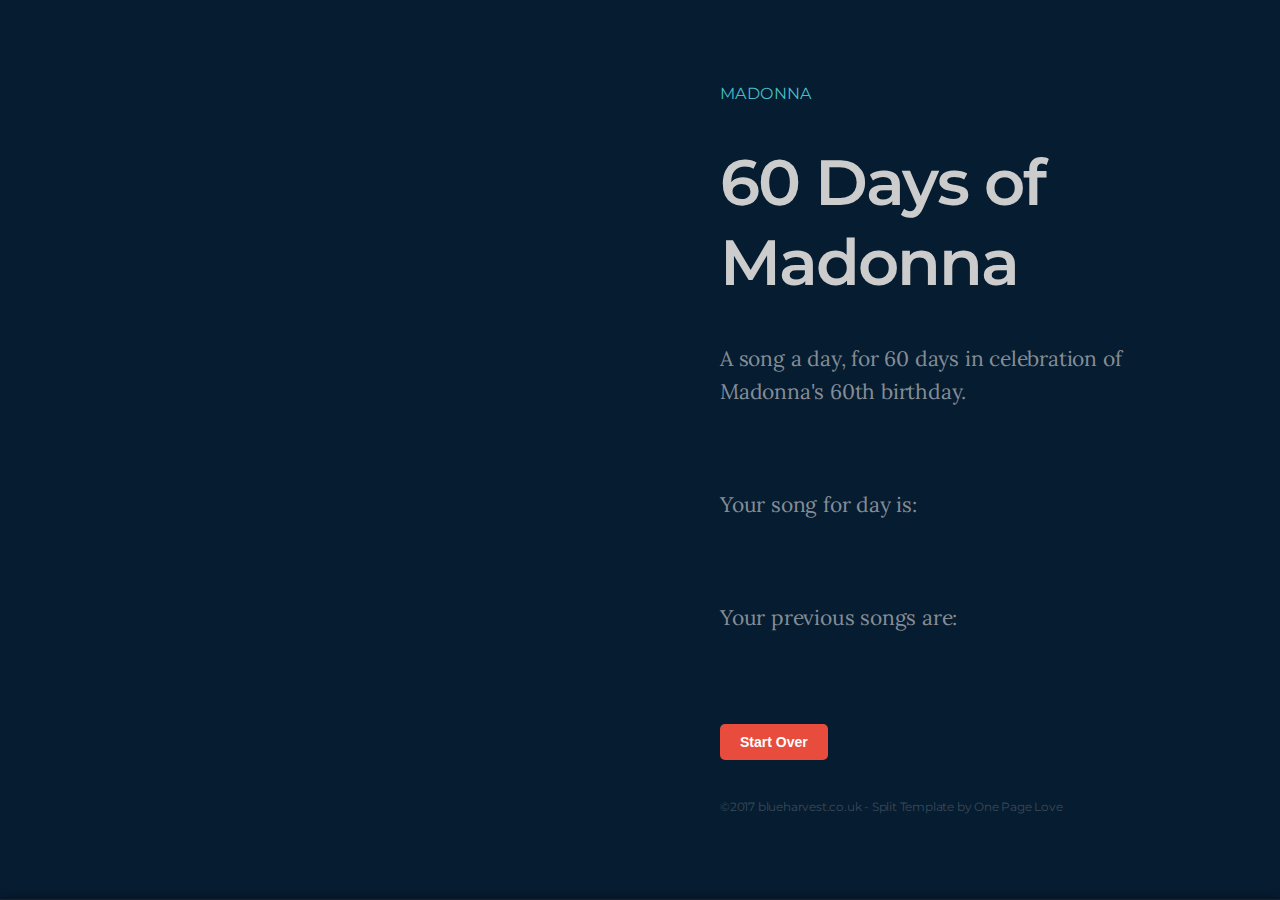
<file: s3/index.html>
<!DOCTYPE html>
<html lang="en-US">

<head>

	<meta charset="UTF-8" />
	<meta http-equiv="X-UA-Compatible" content="IE=edge" />
	
	<!-- SEO -->
	<title>60 Days of Madonna</title>
	<meta name="description" content="Split is a centrally-divided layout for a professional online presence with a big image or video left with alongside content." />
	<meta name="robots" content="index, follow" />
	<meta name="referrer" content="always" />

	<!-- Social & Open Graph -->
	<meta property="og:title" content="Split - HTML Template Demo" />
	<meta property="og:description" content="Split is a centrally-divided layout for a professional online presence with a big image or video left with alongside content." />
	<meta property="og:image" content="https://demo.onepagelove.com/fullsingle-html/split/images/social.jpg"> <!-- include your hosted image full URL -->
	<meta property="og:url" content="https://demo.onepagelove.com/fullsingle-html/split/" />
	<meta name="twitter:title" content="Split - HTML Template Demo" >
	<meta name="twitter:description" content="Split is a centrally-divided layout for a professional online presence with a big image or video left with alongside content." />
	<meta name="twitter:image" content="https://demo.onepagelove.com/fullsingle-html/split/images/social.jpg" /> <!-- include your hosted image full URL -->
	<meta name="twitter:card" content="summary_large_image" />
	<meta name="twitter:site" content="@onepagelove" />
	<meta name="twitter:creator" content="@robhope" />

	<!-- Favicon -->
	<link rel="icon" type="image/png" href="images/favicon.png" sizes="32x32">

	<!-- Styles -->
	<link rel='stylesheet' href='assets/css/split.css' type='text/css' media='screen' />
	<meta name="viewport" content="width=device-width,initial-scale=1" />
	
	<!-- Cookie Consent Styles -->
	<style>
		#cookie-consent {
			position: fixed;
			bottom: 0;
			left: 0;
			right: 0;
			background: #333333;
			color: white;
			padding: 20px;
			text-align: center;
			z-index: 10000;
			box-shadow: 0 -2px 10px rgba(0, 0, 0, 0.3);
			transform: translateY(100%);
			transition: transform 0.3s ease-in-out;
		}
		
		#cookie-consent.show {
			transform: translateY(0);
		}
		
		.cookie-content {
			max-width: 1200px;
			margin: 0 auto;
			display: flex;
			align-items: center;
			justify-content: space-between;
			flex-wrap: wrap;
			gap: 15px;
		}
		
		.cookie-message {
			flex: 1;
			min-width: 300px;
			text-align: left;
			font-size: 14px;
			line-height: 1.4;
		}
		
		.cookie-message h4 {
			margin: 0 0 8px 0;
			font-size: 16px;
			color: white;
		}
		
		.cookie-buttons {
			display: flex;
			gap: 10px;
			flex-wrap: wrap;
		}
		
		.cookie-btn {
			padding: 10px 20px;
			border: none;
			border-radius: 5px;
			cursor: pointer;
			font-size: 14px;
			font-weight: bold;
			transition: all 0.2s ease;
		}
		
		.cookie-btn.accept {
			background: #4CAF50;
			color: white;
		}
		
		.cookie-btn.accept:hover {
			background: #45a049;
		}
		
		.cookie-btn.decline {
			background: transparent;
			color: white;
			border: 2px solid #888;
		}
		
		.cookie-btn.decline:hover {
			border-color: #bbb;
			background: rgba(255, 255, 255, 0.1);
		}
		
		.cookie-link {
			color: #87CEEB;
			text-decoration: underline;
		}
		
		.cookie-link:hover {
			color: #B0E0E6;
		}
		
		@media (max-width: 768px) {
			.cookie-content {
				flex-direction: column;
				text-align: center;
			}
			
			.cookie-message {
				text-align: center;
				min-width: auto;
			}
			
			.cookie-buttons {
				justify-content: center;
			}
		}

		/* Reset Button Styles */
		.reset-btn {
			background: #e74c3c;
			color: white;
			border: none;
			padding: 10px 20px;
			border-radius: 5px;
			cursor: pointer;
			font-size: 14px;
			font-weight: bold;
			transition: all 0.2s ease;
			margin-top: 10px;
		}

		.reset-btn:hover {
			background: #c0392b;
			transform: translateY(-1px);
		}

		.reset-btn:active {
			transform: translateY(0);
		}
	</style>

	<script type="text/javascript">
	
		// Cookie Consent Management
		let cookieConsentGiven = false;
		
		function checkCookieConsent() {
			// Check if user has already given consent
			const consent = localStorage.getItem('cookieConsent');
			if (consent === 'accepted') {
				cookieConsentGiven = true;
				return true;
			} else if (consent === 'declined') {
				cookieConsentGiven = false;
				showDeclinedMessage();
				return false;
			}
			// No consent given yet, show banner
			showCookieBanner();
			return false;
		}
		
		function showCookieBanner() {
			setTimeout(() => {
				document.getElementById('cookie-consent').classList.add('show');
			}, 1000); // Show after 1 second
		}
		
		function acceptCookies() {
			localStorage.setItem('cookieConsent', 'accepted');
			cookieConsentGiven = true;
			hideCookieBanner();
			// Now load the song
			getasong();
		}
		
		function declineCookies() {
			localStorage.setItem('cookieConsent', 'declined');
			cookieConsentGiven = false;
			hideCookieBanner();
			showDeclinedMessage();
		}
		
		function hideCookieBanner() {
			document.getElementById('cookie-consent').classList.remove('show');
		}
		
		function showDeclinedMessage() {
			document.getElementById("newSong").innerHTML = "Welcome to 60 Days of Madonna!";
			document.getElementById("songsSoFar").innerHTML = "To enjoy your daily Madonna song journey, please accept cookies to track your progress.";
			document.getElementById("currentDayCount").innerHTML = "🍪";
			document.getElementById("oldDayCount").innerHTML = "0";
		}

		function getasong () {
		
			// Don't make API call if cookies not accepted
			if (!cookieConsentGiven) {
				console.log("Cookies not accepted, not making API call");
				return;
			}
		
			var xhr = new XMLHttpRequest() ;
			xhr.onreadystatechange = function() {

			if (xhr.readyState === 4) {

				if (xhr.status == 200) {

					//alert(xhr.responseText) ;
					//document.write(xhr.responseText) ;

					var response = JSON.parse(xhr.responseText) ; 

					var song = response["song"] ;

					var songsSoFar = response["allSongsForUser"]

					var currentDayCount = response["dayCount"]

					var oldDayCount = currentDayCount - 1 ;

					document.getElementById("newSong").innerHTML = song ;
 
					document.getElementById("songsSoFar").innerHTML = songsSoFar ;

					document.getElementById("currentDayCount").innerHTML = currentDayCount ;

					document.getElementById("oldDayCount").innerHTML = oldDayCount ;


					//document.write(song) ;

					}
				}
			}

		xhr.open("get","https://api.60daysofmadonna.com/prod/madz_get_a_song",true) ;
		xhr.withCredentials = true;
		xhr.send(null);

		} 

		function confirmReset() {
			// Don't allow reset if cookies not accepted
			if (!cookieConsentGiven) {
				alert("Please accept cookies first to use the reset feature.");
				return;
			}

			if (confirm("Are you sure you want to start over? This will delete all your previous songs and reset your progress to day 1. This action cannot be undone.")) {
				resetUserProgress();
			}
		}

		function resetUserProgress() {
			var xhr = new XMLHttpRequest();
			xhr.onreadystatechange = function() {
				if (xhr.readyState === 4) {
					if (xhr.status == 200) {
						// Reset successful, reload the page to get fresh data
						alert("Your progress has been reset! Starting fresh from day 1.");
						location.reload();
					} else {
						alert("Error resetting your progress. Please try again.");
					}
				}
			};

			xhr.open("get", "https://api.60daysofmadonna.com/prod/madz_reset_my_songs", true);
			xhr.withCredentials = true;
			xhr.send(null);
		}

	</script>

</head>

<body id="fullsingle" class="page-template-page-fullsingle-split">

<script type="text/javascript">
	
	// Initialize page - check cookie consent first
	if (checkCookieConsent()) {
		getasong();
	}

</script>

<div class="fs-split">

	<!-- Image Side -->
	<div class="split-image">

	</div>

	<!-- Content Side -->
	<div class="split-content">

		<div class="split-content-vertically-center">
		
			<div class="split-intro">
				
				<h1>Madonna</h1>

				<span class="tagline">60 Days of Madonna</span>

			</div>

			<div class="split-bio">
				
				<p>A song a day, for 60 days in celebration of Madonna's 60th birthday.</p>

			</div>

			<div class="split-bio">

				<p>Your song for day <span id="currentDayCount"></span> is:  <span id="newSong"></span></p>

			</div>

			<div class="split-bio">

				<p>Your previous <span id="oldDayCount"></span> songs are:  <span id="songsSoFar"></span></p>

			</div>

			<div class="split-bio">

				<p><button id="resetButton" class="reset-btn" onclick="confirmReset()">Start Over</button></p>

			</div>			

			<div class="split-credit">

				<p>&copy;2017 <a href="#">blueharvest.co.uk</a> - <a href="https://onepagelove.com/split">Split Template</a> by <a href="https://onepagelove.com">One Page Love</a></p>

				<!-- 
				To edit this credit you can remove the CC3.0 license for only $5 here: https://onepagelove.com/split 
				this really helps contribute towards us developing more templates and means the world to me!
				Cheers, Rob (@robhope)
				-->

			</div>		

		</div>

	</div>

</div>

<!-- Cookie Consent Banner -->
<div id="cookie-consent">
	<div class="cookie-content">
		<div class="cookie-message">
			<h4>We use cookies to enhance your experience</h4>
			<p>This site uses essential cookies to track your daily Madonna song progress and remember which songs you've received. We don't share your data with third parties or use tracking cookies. <a href="#" class="cookie-link" onclick="showPrivacyInfo()">Learn more about our privacy practices</a>.</p>
		</div>
		<div class="cookie-buttons">
			<button class="cookie-btn accept" onclick="acceptCookies()">Accept & Start Journey</button>
			<button class="cookie-btn decline" onclick="declineCookies()">Decline</button>
		</div>
	</div>
</div>

<script type="text/javascript">
function showPrivacyInfo() {
	alert(`Privacy Information:

🍪 What cookies we use:
- Essential cookies to remember your user ID
- Session cookies to track your song progress
- No advertising or tracking cookies

📊 What data we collect:
- A random user ID (no personal information)
- Which songs you've received
- Your current day count (1-60)

🔒 Your privacy:
- No personal data is collected
- No data is shared with third parties
- Data is stored securely in AWS
- You can reset your progress anytime

🌍 Your rights:
- You can decline cookies (but the site won't work)
- You can clear your data anytime by resetting
- No account registration required`);
}
</script>

</body>
</html>
</file>
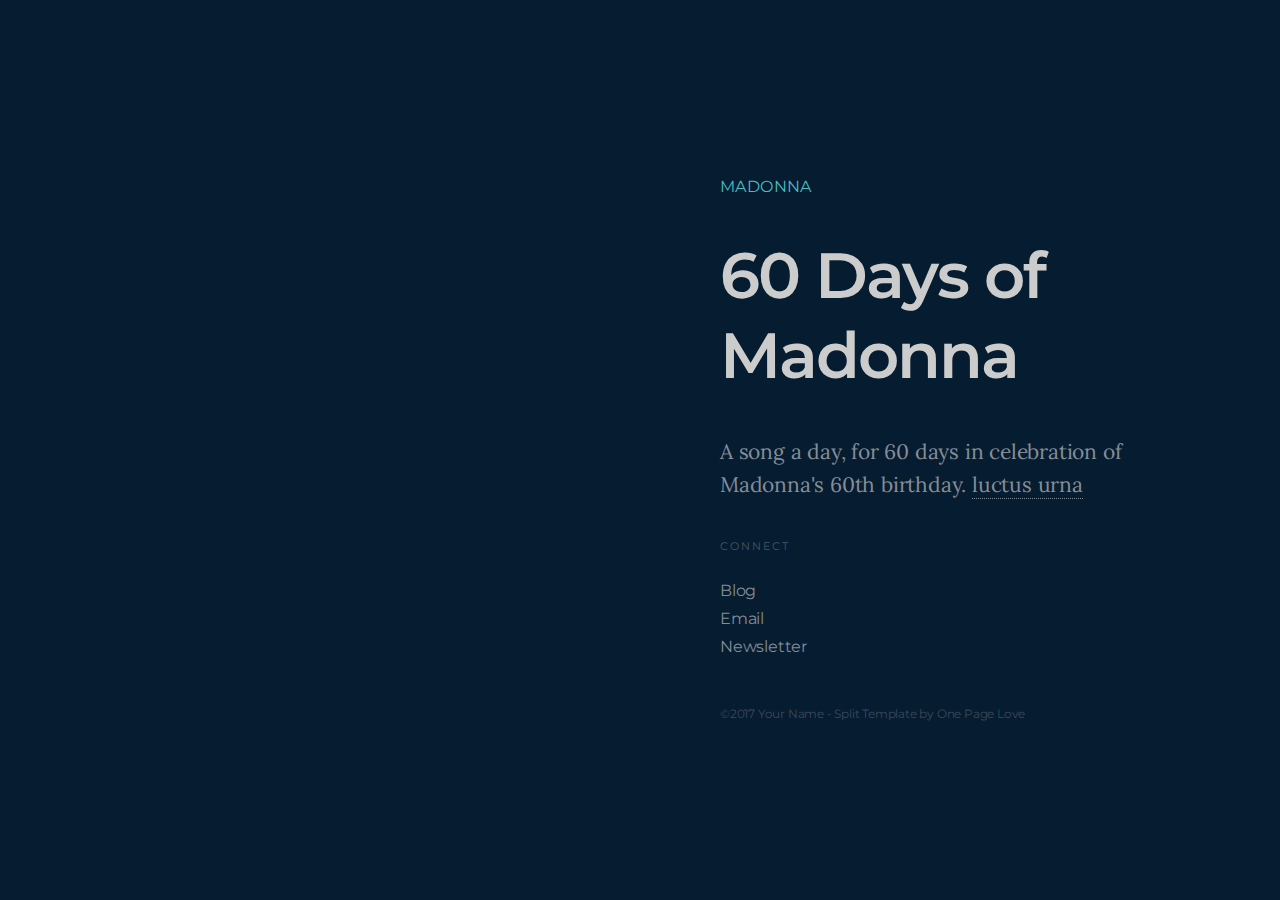
<file: split/index.html>
<!DOCTYPE html>
<html lang="en-US">

<head>

	<meta charset="UTF-8" />
	<meta http-equiv="X-UA-Compatible" content="IE=edge" />
	
	<!-- SEO -->
	<title>Split - HTML Template Demo</title>
	<meta name="description" content="Split is a centrally-divided layout for a professional online presence with a big image or video left with alongside content." />
	<meta name="robots" content="index, follow" />
	<meta name="referrer" content="always" />

	<!-- Social & Open Graph -->
	<meta property="og:title" content="Split - HTML Template Demo" />
	<meta property="og:description" content="Split is a centrally-divided layout for a professional online presence with a big image or video left with alongside content." />
	<meta property="og:image" content="https://demo.onepagelove.com/fullsingle-html/split/images/social.jpg"> <!-- include your hosted image full URL -->
	<meta property="og:url" content="https://demo.onepagelove.com/fullsingle-html/split/" />
	<meta name="twitter:title" content="Split - HTML Template Demo" >
	<meta name="twitter:description" content="Split is a centrally-divided layout for a professional online presence with a big image or video left with alongside content." />
	<meta name="twitter:image" content="https://demo.onepagelove.com/fullsingle-html/split/images/social.jpg" /> <!-- include your hosted image full URL -->
	<meta name="twitter:card" content="summary_large_image" />
	<meta name="twitter:site" content="@onepagelove" />
	<meta name="twitter:creator" content="@robhope" />

	<!-- Favicon -->
	<link rel="icon" type="image/png" href="images/favicon.png" sizes="32x32">

	<!-- Styles -->
	<link rel='stylesheet' href='assets/css/split.css' type='text/css' media='screen' />
	<meta name="viewport" content="width=device-width,initial-scale=1" />

</head>

<body id="fullsingle" class="page-template-page-fullsingle-split">

<div class="fs-split">

	<!-- Image Side -->
	<div class="split-image">

	</div>

	<!-- Content Side -->
	<div class="split-content">

		<div class="split-content-vertically-center">
		
			<div class="split-intro">
				
				<h1>Madonna</h1>

				<span class="tagline">60 Days of Madonna</span>

			</div>

			<div class="split-bio">
				
				<p>A song a day, for 60 days in celebration of Madonna's 60th birthday. <a href="#">luctus urna</a></p>

			</div>

			<div class="split-lists">
				
				<div class="split-list">

					<h3>Connect</h3>

					<ul>
						<li><a href="#">Blog</a></li>
						<li><a href="#">Email</a></li>
						<li><a href="#">Newsletter</a></li>
					</ul>

				</div>
				
			</div>

			<div class="split-credit">

				<p>&copy;2017 <a href="#">Your Name</a> - <a href="https://onepagelove.com/split">Split Template</a> by <a href="https://onepagelove.com">One Page Love</a></p>

				<!-- 
				To edit this credit you can remove the CC3.0 license for only $5 here: https://onepagelove.com/split 
				this really helps contribute towards us developing more templates and means the world to me!
				Cheers, Rob (@robhope)
				-->

			</div>		

		</div>

	</div>

</div>

</body>
</html>
</file>
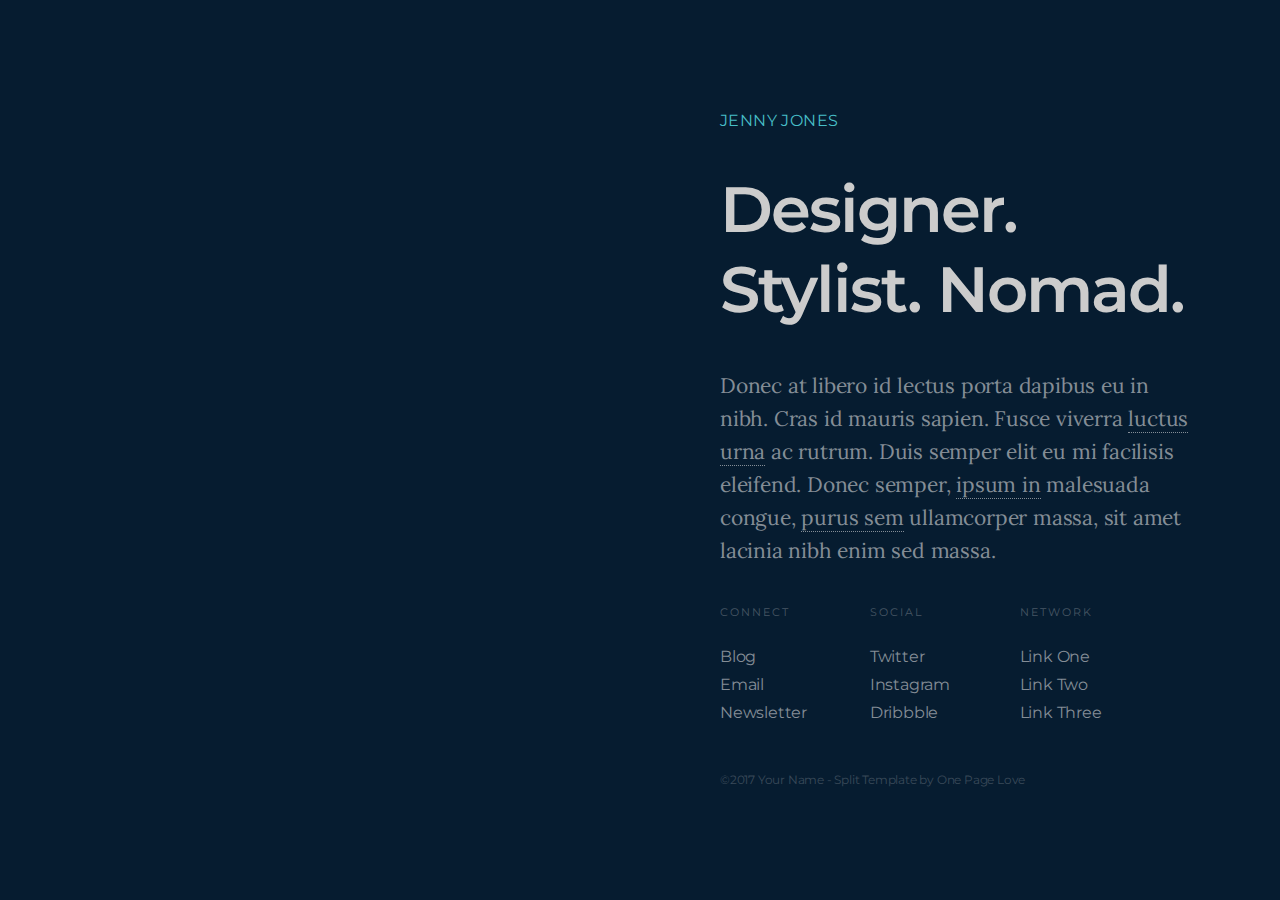
<file: index_split_template.html>
<!DOCTYPE html>
<html lang="en-US">

<head>

	<meta charset="UTF-8" />
	<meta http-equiv="X-UA-Compatible" content="IE=edge" />
	
	<!-- SEO -->
	<title>Split - HTML Template Demo</title>
	<meta name="description" content="Split is a centrally-divided layout for a professional online presence with a big image or video left with alongside content." />
	<meta name="robots" content="index, follow" />
	<meta name="referrer" content="always" />

	<!-- Social & Open Graph -->
	<meta property="og:title" content="60 Days of Madonna" />
	<meta property="og:description" content="A song a day for 60 days, in celebration of Madonna's 60th birthday" />
	<meta property="og:image" content="https://demo.onepagelove.com/fullsingle-html/split/images/social.jpg"> <!-- include your hosted image full URL -->
	<meta property="og:image" content="https://demo.onepagelove.com/fullsingle-html/split/images/social.jpg"> <!-- include your hosted image full URL -->
	<meta property="og:url" content="https://demo.onepagelove.com/fullsingle-html/split/" />
	<meta name="twitter:title" content="Split - HTML Template Demo" >
	<meta name="twitter:description" content="Split is a centrally-divided layout for a professional online presence with a big image or video left with alongside content." />
	<meta name="twitter:image" content="https://demo.onepagelove.com/fullsingle-html/split/images/social.jpg" /> <!-- include your hosted image full URL -->
	<meta name="twitter:card" content="summary_large_image" />
	<meta name="twitter:site" content="@onepagelove" />
	<meta name="twitter:creator" content="@robhope" />

	<!-- Favicon -->
	<link rel="icon" type="image/png" href="images/favicon.png" sizes="32x32">

	<!-- Styles -->
	<link rel='stylesheet' href='assets/css/split.css' type='text/css' media='screen' />
	<meta name="viewport" content="width=device-width,initial-scale=1" />

</head>

<body id="fullsingle" class="page-template-page-fullsingle-split">

<div class="fs-split">

	<!-- Image Side -->
	<div class="split-image">

	</div>

	<!-- Content Side -->
	<div class="split-content">

		<div class="split-content-vertically-center">
		
			<div class="split-intro">
				
				<h1>Jenny Jones</h1>

				<span class="tagline">Designer. Stylist. Nomad.</span>

			</div>

			<div class="split-bio">
				
				<p>Donec at libero id lectus porta dapibus eu in nibh. Cras id mauris sapien. Fusce viverra <a href="#">luctus urna</a> ac rutrum. Duis semper elit eu mi facilisis eleifend. Donec semper, <a href="#">ipsum in</a> malesuada congue, <a href="#">purus sem</a> ullamcorper massa, sit amet lacinia nibh enim sed massa. </p>

			</div>

			<div class="split-lists">
				
				<div class="split-list">

					<h3>Connect</h3>

					<ul>
						<li><a href="#">Blog</a></li>
						<li><a href="#">Email</a></li>
						<li><a href="#">Newsletter</a></li>
					</ul>

				</div>

				<div class="split-list">

					<h3>Social</h3>

					<ul>
						<li><a href="#">Twitter</a></li>
						<li><a href="#">Instagram</a></li>
						<li><a href="#">Dribbble</a></li>
					</ul>

				</div>

				<div class="split-list">

					<h3>Network</h3>

					<ul>
						<li><a href="#">Link One</a></li>
						<li><a href="#">Link Two</a></li>
						<li><a href="#">Link Three</a></li>
					</ul>

				</div>
				
			</div>

			<div class="split-credit">

				<p>&copy;2017 <a href="#">Your Name</a> - <a href="https://onepagelove.com/split">Split Template</a> by <a href="https://onepagelove.com">One Page Love</a></p>

				<!-- 
				To edit this credit you can remove the CC3.0 license for only $5 here: https://onepagelove.com/split 
				this really helps contribute towards us developing more templates and means the world to me!
				Cheers, Rob (@robhope)
				-->

			</div>		

		</div>

	</div>

</div>

</body>
</html>
</file>
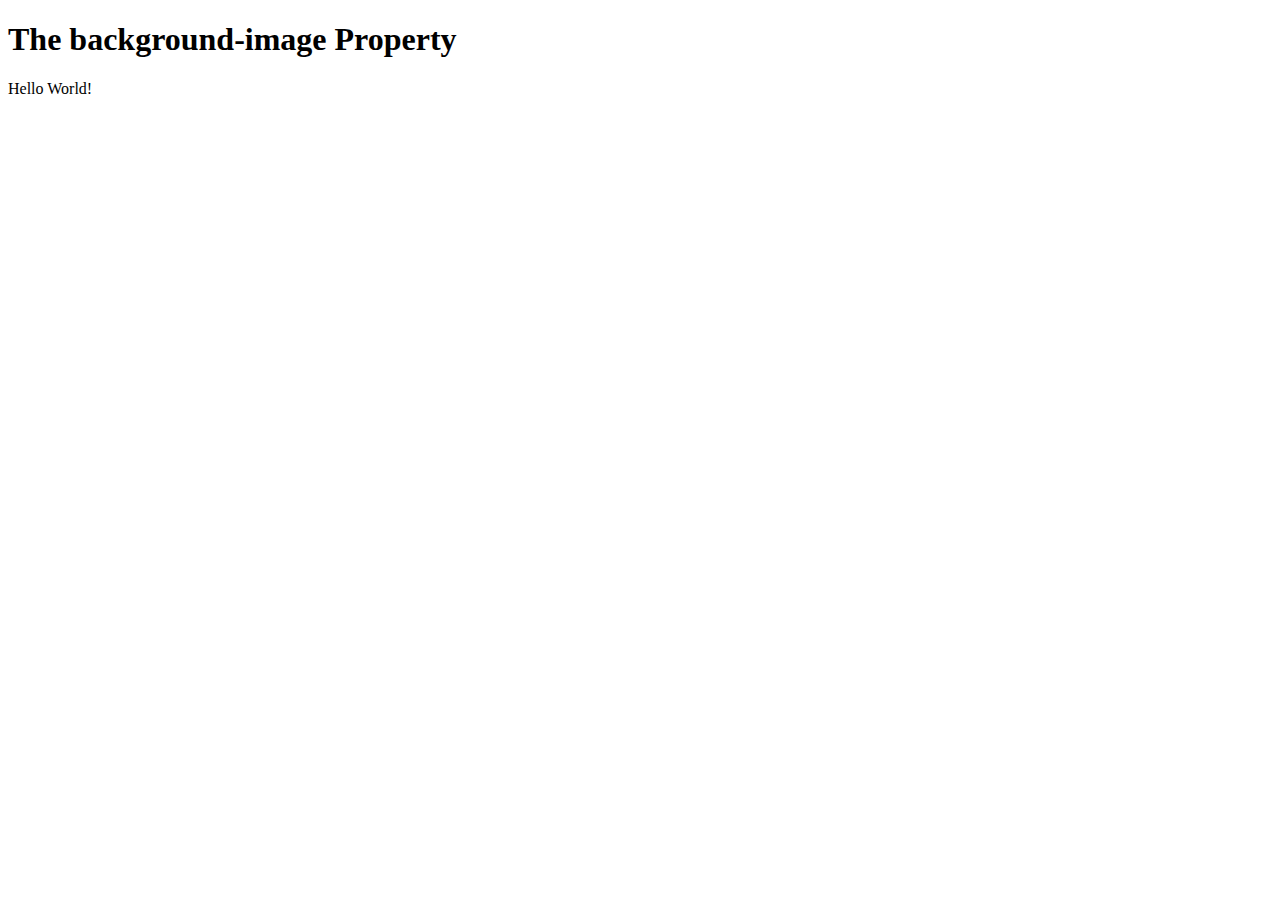
<file: index_with_backgroundimage.html>
<!DOCTYPE html>
<html>
<head>
<style>
body  {
  background-image: url("https://s3.eu-west-2.amazonaws.com/60daysofmadonna.com/madonna_mood_board.jpg");
  /*background-color: #cccccc;*/
  background-blend-mode: lighten;
}
</style>
</head>
<body>

<h1>The background-image Property</h1>

<p>Hello World!</p>

</body>
</html>
</file>
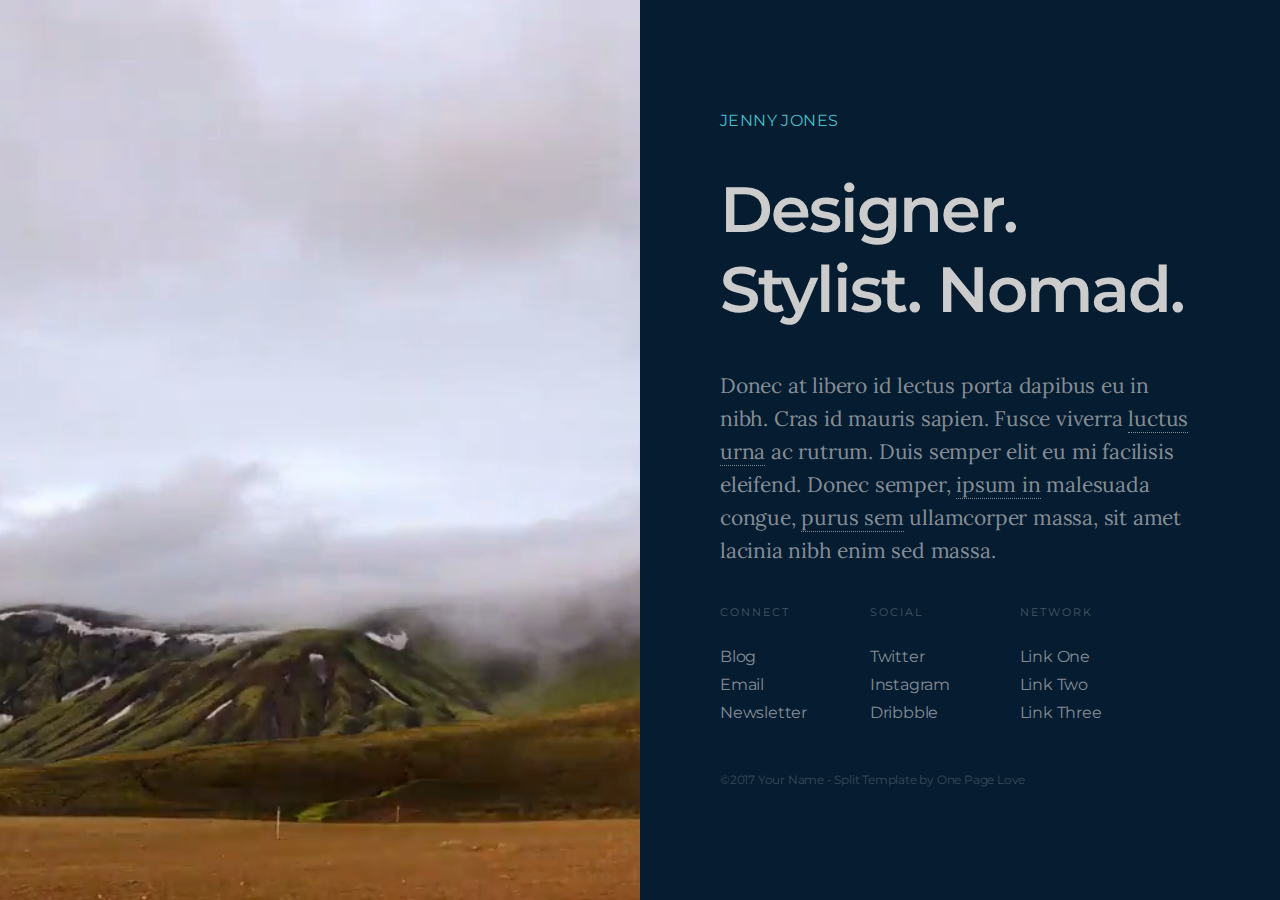
<file: split/index-video-hosted.html>
<!DOCTYPE html>
<html lang="en-US">

<head>

	<meta charset="UTF-8" />
	<meta http-equiv="X-UA-Compatible" content="IE=edge" />
	
	<!-- SEO -->
	<title>Split with Self-Hosted Video - HTML Template Demo</title>
	<meta name="description" content="Split is a centrally-divided layout for a professional online presense with a big image or video left with alongside content." />
	<meta name="robots" content="index, follow" />
	<meta name="referrer" content="always" />

	<!-- Social & Open Graph -->
	<meta property="og:title" content="Split with Self-Hosted Video - HTML Template Demo" />
	<meta property="og:description" content="Split is a centrally-divided layout for a professional online presence with a big image or video left with alongside content." />
	<meta property="og:image" content="https://demo.onepagelove.com/fullsingle-html/split/images/social.jpg"> <!-- include your hosted image full URL -->
	<meta property="og:url" content="https://demo.onepagelove.com/fullsingle-html/split/index-video-hosted.html" />
	<meta name="twitter:title" content="Split with Self-Hosted Video - HTML Template Demo" >
	<meta name="twitter:description" content="Split is a centrally-divided layout for a professional online presence with a big image or video left with alongside content." />
	<meta name="twitter:image" content="https://demo.onepagelove.com/fullsingle-html/split/images/social.jpg" /> <!-- include your hosted image full URL -->
	<meta name="twitter:card" content="summary_large_image" />
	<meta name="twitter:site" content="@onepagelove" />
	<meta name="twitter:creator" content="@robhope" />

	<!-- Favicon -->
	<link rel="icon" type="image/png" href="images/favicon.png" sizes="32x32">
	
	<!-- Styles -->
	<link rel='stylesheet' href='assets/css/split.css' type='text/css' media='screen' />
	<meta name="viewport" content="width=device-width,initial-scale=1" />

</head>

<body id="fullsingle" class="page-template-page-fullsingle-split">

<div class="fs-split">

	<!-- Self-Hosted Video Side -->
	<div class="split-image split-video">
		<video class="video" muted autoplay loop src="videos/background.mp4"></video>	
	</div>

	<!-- Content Side -->
	<div class="split-content">

		<div class="split-content-vertically-center">
		
			<div class="split-intro">
				
				<h1>Jenny Jones</h1>

				<span class="tagline">Designer. Stylist. Nomad.</span>

			</div>

			<div class="split-bio">
				
				<p>Donec at libero id lectus porta dapibus eu in nibh. Cras id mauris sapien. Fusce viverra <a href="#">luctus urna</a> ac rutrum. Duis semper elit eu mi facilisis eleifend. Donec semper, <a href="#">ipsum in</a> malesuada congue, <a href="#">purus sem</a> ullamcorper massa, sit amet lacinia nibh enim sed massa. </p>

			</div>

			<div class="split-lists">
				
				<div class="split-list">

					<h3>Connect</h3>

					<ul>
						<li><a href="#">Blog</a></li>
						<li><a href="#">Email</a></li>
						<li><a href="#">Newsletter</a></li>
					</ul>

				</div>

				<div class="split-list">

					<h3>Social</h3>

					<ul>
						<li><a href="#">Twitter</a></li>
						<li><a href="#">Instagram</a></li>
						<li><a href="#">Dribbble</a></li>
					</ul>

				</div>

				<div class="split-list">

					<h3>Network</h3>

					<ul>
						<li><a href="#">Link One</a></li>
						<li><a href="#">Link Two</a></li>
						<li><a href="#">Link Three</a></li>
					</ul>

				</div>
				
			</div>

			<div class="split-credit">

				<p>&copy;2017 <a href="#">Your Name</a> - <a href="https://onepagelove.com/split">Split Template</a> by <a href="https://onepagelove.com">One Page Love</a></p>

				<!-- 
				To edit this credit you can remove the CC3.0 license for only $5 here: https://onepagelove.com/split 
				this really helps contribute towards us developing more templates and means the world to me!
				Cheers, Rob (@robhope)
				-->

			</div>		

		</div>

	</div>

</div>

</body>
</html>
</file>
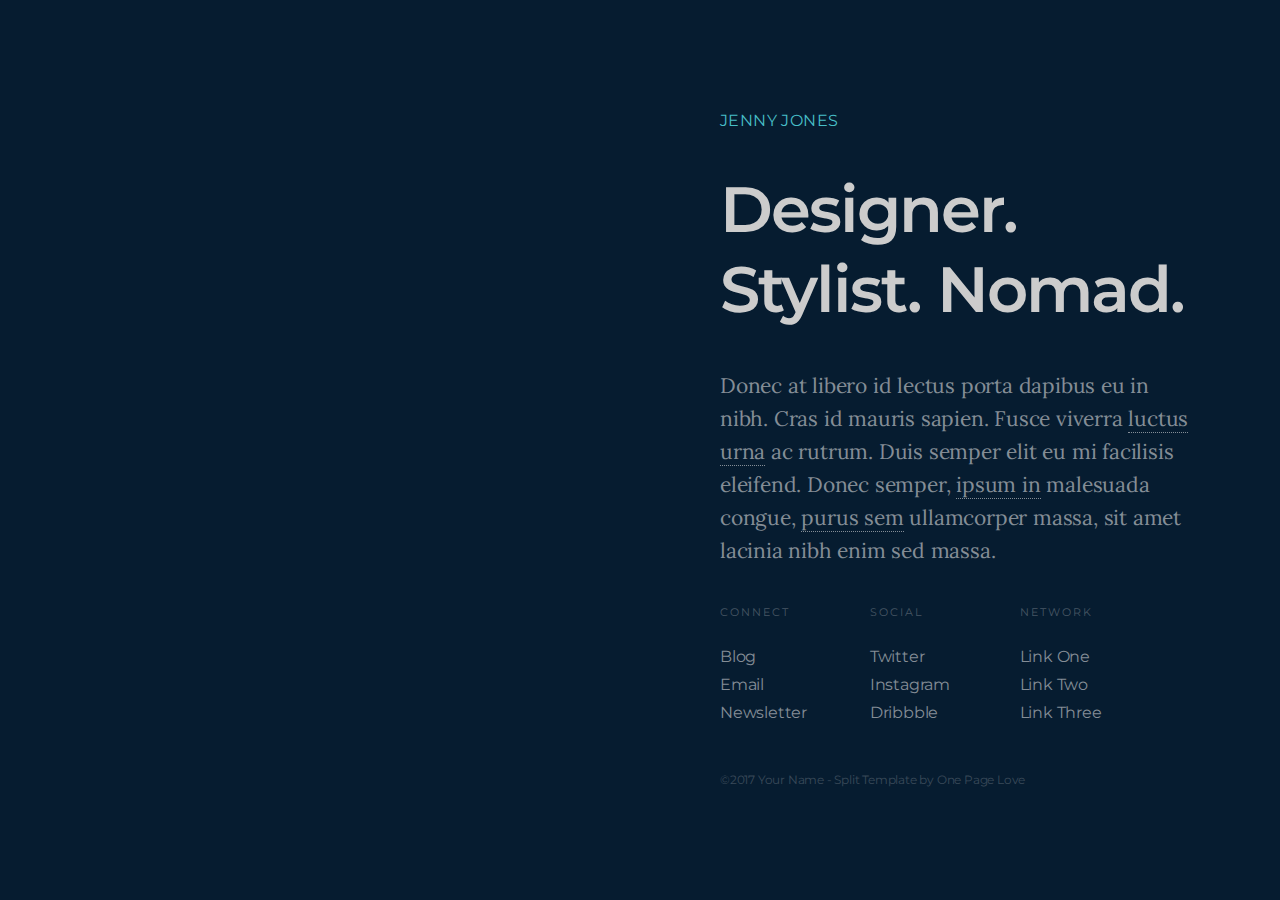
<file: split/index-youtube.html>
<!DOCTYPE html>
<html lang="en-US">

<head>

	<meta charset="UTF-8" />
	<meta http-equiv="X-UA-Compatible" content="IE=edge" />
	
	<!-- SEO -->
	<title>Split with YouTube Video - HTML Template Demo</title>
	<meta name="description" content="Split is a centrally-divided layout for a professional online presense with a big image or video left with alongside content." />
	<meta name="robots" content="index, follow" />
	<meta name="referrer" content="always" />

	<!-- Social & Open Graph -->
	<meta property="og:title" content="Split with YouTube Video - HTML Template Demo" />
	<meta property="og:description" content="Split is a centrally-divided layout for a professional online presence with a big image or video left with alongside content." />
	<meta property="og:image" content="https://demo.onepagelove.com/fullsingle-html/split/images/social.jpg"> <!-- include your hosted image full URL -->
	<meta property="og:url" content="https://demo.onepagelove.com/fullsingle-html/split/index-youtube.html" />
	<meta name="twitter:title" content="Split with YouTube Video - HTML Template Demo" >
	<meta name="twitter:description" content="Split is a centrally-divided layout for a professional online presence with a big image or video left with alongside content." />
	<meta name="twitter:image" content="https://demo.onepagelove.com/fullsingle-html/split/images/social.jpg" /> <!-- include your hosted image full URL -->
	<meta name="twitter:card" content="summary_large_image" />
	<meta name="twitter:site" content="@onepagelove" />
	<meta name="twitter:creator" content="@robhope" />

	<!-- Favicon -->
	<link rel="icon" type="image/png" href="images/favicon.png" sizes="32x32">
	
	<!-- Styles -->
	<link rel='stylesheet' href='assets/css/split.css' type='text/css' media='screen' />
	<meta name="viewport" content="width=device-width,initial-scale=1" />

</head>

<body id="fullsingle" class="page-template-page-fullsingle-split">

<div class="fs-split">

	<!-- YouTube Video Side -->
	<div class="split-image split-video">
	<div class="video-wrap">
		<div class="video-container">
			<iframe class="video-content" src="https://www.youtube.com/embed/dk9uNWPP7EA?rel=0&amp;controls=0&amp;showinfo=0&amp;autoplay=1&amp;loop=1&amp;mute=1&playlist=dk9uNWPP7EA" frameborder="0" allowfullscreen></iframe>
		</div>
	</div>
	</div>

	<!-- Content Side -->
	<div class="split-content">

		<div class="split-content-vertically-center">
		
			<div class="split-intro">
				
				<h1>Jenny Jones</h1>

				<span class="tagline">Designer. Stylist. Nomad.</span>

			</div>

			<div class="split-bio">
				
				<p>Donec at libero id lectus porta dapibus eu in nibh. Cras id mauris sapien. Fusce viverra <a href="#">luctus urna</a> ac rutrum. Duis semper elit eu mi facilisis eleifend. Donec semper, <a href="#">ipsum in</a> malesuada congue, <a href="#">purus sem</a> ullamcorper massa, sit amet lacinia nibh enim sed massa. </p>

			</div>

			<div class="split-lists">
				
				<div class="split-list">

					<h3>Connect</h3>

					<ul>
						<li><a href="#">Blog</a></li>
						<li><a href="#">Email</a></li>
						<li><a href="#">Newsletter</a></li>
					</ul>

				</div>

				<div class="split-list">

					<h3>Social</h3>

					<ul>
						<li><a href="#">Twitter</a></li>
						<li><a href="#">Instagram</a></li>
						<li><a href="#">Dribbble</a></li>
					</ul>

				</div>

				<div class="split-list">

					<h3>Network</h3>

					<ul>
						<li><a href="#">Link One</a></li>
						<li><a href="#">Link Two</a></li>
						<li><a href="#">Link Three</a></li>
					</ul>

				</div>
				
			</div>

			<div class="split-credit">

				<p>&copy;2017 <a href="#">Your Name</a> - <a href="https://onepagelove.com/split">Split Template</a> by <a href="https://onepagelove.com">One Page Love</a></p>

				<!-- 
				To edit this credit you can remove the CC3.0 license for only $5 here: https://onepagelove.com/split 
				this really helps contribute towards us developing more templates and means the world to me!
				Cheers, Rob (@robhope)
				-->

			</div>		

		</div>

	</div>

</div>

</body>
</html>
</file>
<file: s3/assets/css/split.css>
/*
Template Name: Split
Author: One Page Love
Author URI: https://onepagelove.com
Template URI: https://onepagelove.com/split
Description: Split is a centrally-divided layout for a professional online presence with a big image or video left with alongside content.
*/
/* -- CSS Reset -- */
@import url("https://fonts.googleapis.com/css?family=Montserrat:400,600");
@import url("https://fonts.googleapis.com/css?family=Lora");
html, body, div, span, applet, object, iframe,
h1, h2, h3, h4, h5, h6, p, blockquote, pre,
a, abbr, acronym, address, big, cite, code,
del, dfn, em, img, ins, kbd, q, s, samp,
small, strike, strong, sub, sup, tt, var,
b, u, i, center,
dl, dt, dd, ol, ul, li,
fieldset, form, label, legend,
table, caption, tbody, tfoot, thead, tr, th, td,
article, aside, canvas, details, embed,
figure, figcaption, footer, header, hgroup,
menu, nav, output, ruby, section, summary,
time, mark, audio, video {
  margin: 0;
  padding: 0;
  border: 0;
  font-size: 100%;
  font: inherit;
  vertical-align: baseline; }

article, aside, details, figcaption, figure,
footer, header, hgroup, menu, nav, section {
  display: block; }

body {
  line-height: 1; }

ol, ul {
  list-style: none; }

blockquote, q {
  quotes: none; }

blockquote:before, blockquote:after,
q:before, q:after {
  content: '';
  content: none; }

table {
  border-collapse: collapse;
  border-spacing: 0; }

* {
  -webkit-font-smoothing: antialiased;
  -moz-osx-font-smoothing: grayscale;
  text-rendering: optimizeLegibility;
  -moz-font-feature-settings: "liga" on;
  margin: 0; }

img.alignright {
  float: right; }

img.alignleft {
  float: left; }

img.aligncenter {
  clear: both;
  display: block;
  margin-right: auto;
  margin-left: auto; }

body {
  background-color: #FFFFFF;
  border-style: none; }

body,
p,
a,
a:hover {
  color: #000000; }

a,
a:hover {
  text-decoration: none;
  border: none;
  border-style: none;
  box-shadow: none; }

/* -- Content -- */
@-webkit-keyframes fadein {
  from {
    opacity: 0; }
  to {
    opacity: 1; } }
@keyframes fadein {
  from {
    opacity: 0; }
  to {
    opacity: 1; } }

html {
  background-color: #061C30; }

body.page-template-page-fullsingle-split {
  background-color: #061C30;
  font-family: 'Montserrat', sans-serif;
  font-weight: 400;
  font-size: 21px;
  line-height: 33px;
  letter-spacing: -0.2px;
  color: #848d96;
  -webkit-animation: fadein 2s;
          animation: fadein 2s; }
  body.page-template-page-fullsingle-split p {
    color: #848d96; }

.fs-split {
  width: 100vw;
  height: 100vh;
  display: -webkit-box;
  display: -ms-flexbox;
  display: flex; }
  @media (max-width: 800px) {
    .fs-split {
      height: auto;
      -ms-flex-wrap: wrap;
          flex-wrap: wrap; } }
  .fs-split .split-image {
    width: 50%;
    height: 100vh;
    background-image: url("https://s3.eu-west-2.amazonaws.com/60daysofmadonna.com/madonna_mood_board.jpg");
    background-position: center center;
    background-size: cover; }
    @media (max-width: 800px) {
      .fs-split .split-image {
        height: 80vh;
        width: 100%; } }
  .fs-split .split-content {
    width: 50%;
    min-height: 100vh;
    display: -webkit-box;
    display: -ms-flexbox;
    display: flex;
    -webkit-box-align: center;
        -ms-flex-align: center;
            align-items: center;
    -webkit-box-pack: center;
        -ms-flex-pack: center;
            justify-content: center;
    overflow: auto; }
    @media (max-width: 800px) {
      .fs-split .split-content {
        width: 100%;
        height: auto; } }
    .fs-split .split-content .split-content-vertically-center {
      padding: 80px;
      max-width: 640px;
      margin-top: auto;
      margin-bottom: auto; }
      @media (max-width: 1200px) {
        .fs-split .split-content .split-content-vertically-center {
          padding: 60px; } }
      @media (max-width: 800px) {
        .fs-split .split-content .split-content-vertically-center {
          padding: 40px; } }

.split-intro {
  font-weight: 600;
  font-size: 64px;
  line-height: 80px;
  letter-spacing: -2px; }
  .split-intro h1 {
    font-weight: 400;
    text-transform: uppercase;
    font-size: 16px;
    line-height: 16px;
    margin-bottom: 40px;
    letter-spacing: 0.4px;
    color: #47bec7; }
  .split-intro .tagline {
    color: #CCCCCC; }

.split-bio {
  padding: 40px 0 40px 0;
  font-family: 'Lora', serif; }
  @media (max-width: 1200px) {
    .split-bio {
      padding: 30px 0; } }
  @media (max-width: 800px) {
    .split-bio {
      padding: 20px 0; } }
  .split-bio p {
    color: #848d96; }
  .split-bio a {
    color: #848d96;
    transition-duration: 0.5s;
    border-bottom: 1px dotted #848d96; }
    .split-bio a:hover {
      color: #CA486d;
      transition-duration: 0.1s;
      border-bottom: 1px dotted #CA486d; }

.split-lists .split-list {
  width: 30%;
  display: inline-block;
  margin-bottom: 40px; }
  @media (max-width: 500px) {
    .split-lists .split-list {
      width: 90%; } }
  .split-lists .split-list h3 {
    font-weight: 400;
    text-transform: uppercase;
    font-size: 11px;
    line-height: 11px;
    margin-bottom: 31px;
    color: #848d96;
    letter-spacing: 2px;
    opacity: 0.5; }
  .split-lists .split-list ul li {
    font-size: 16px;
    line-height: 16px;
    margin-bottom: 12px; }
    .split-lists .split-list ul li a {
      color: #848d96;
      transition-duration: 0.5s; }
      .split-lists .split-list ul li a:hover {
        color: #CA486d;
        transition-duration: 0.1s; }

.split-credit {
  opacity: 0.4; }
  .split-credit p {
    font-size: 12px;
    line-height: 14px; }
    .split-credit p a {
      color: #848d96; }

.split-video {
  overflow: hidden;
  position: relative; }

.video-wrap {
  position: absolute;
  top: 50%;
  left: 50%;
  -webkit-transform: translate(-50%, -50%);
          transform: translate(-50%, -50%); }

.video-container {
  position: relative;
  overflow: hidden;
  height: 56.25vw;
  width: 100vw; }
  @media (max-aspect-ratio: 16 / 9) {
    .video-container {
      height: 100vh;
      width: 177.7777777778vh; } }

.video-container iframe,
.video-container object,
.video-container embed {
  position: absolute;
  top: 0;
  left: 0;
  width: 100%;
  height: 100%; }

video.video {
  -o-object-fit: cover;
     object-fit: cover;
  -o-object-position: 50% 50%;
     object-position: 50% 50%;
  width: 100%;
  height: 100%; }
</file>
<file: split/assets/css/split.css>
/*
Template Name: Split
Author: One Page Love
Author URI: https://onepagelove.com
Template URI: https://onepagelove.com/split
Description: Split is a centrally-divided layout for a professional online presence with a big image or video left with alongside content.
*/
/* -- CSS Reset -- */
@import url("https://fonts.googleapis.com/css?family=Montserrat:400,600");
@import url("https://fonts.googleapis.com/css?family=Lora");
html, body, div, span, applet, object, iframe,
h1, h2, h3, h4, h5, h6, p, blockquote, pre,
a, abbr, acronym, address, big, cite, code,
del, dfn, em, img, ins, kbd, q, s, samp,
small, strike, strong, sub, sup, tt, var,
b, u, i, center,
dl, dt, dd, ol, ul, li,
fieldset, form, label, legend,
table, caption, tbody, tfoot, thead, tr, th, td,
article, aside, canvas, details, embed,
figure, figcaption, footer, header, hgroup,
menu, nav, output, ruby, section, summary,
time, mark, audio, video {
  margin: 0;
  padding: 0;
  border: 0;
  font-size: 100%;
  font: inherit;
  vertical-align: baseline; }

article, aside, details, figcaption, figure,
footer, header, hgroup, menu, nav, section {
  display: block; }

body {
  line-height: 1; }

ol, ul {
  list-style: none; }

blockquote, q {
  quotes: none; }

blockquote:before, blockquote:after,
q:before, q:after {
  content: '';
  content: none; }

table {
  border-collapse: collapse;
  border-spacing: 0; }

* {
  -webkit-font-smoothing: antialiased;
  -moz-osx-font-smoothing: grayscale;
  text-rendering: optimizeLegibility;
  -moz-font-feature-settings: "liga" on;
  margin: 0; }

img.alignright {
  float: right; }

img.alignleft {
  float: left; }

img.aligncenter {
  clear: both;
  display: block;
  margin-right: auto;
  margin-left: auto; }

body {
  background-color: #FFFFFF;
  border-style: none; }

body,
p,
a,
a:hover {
  color: #000000; }

a,
a:hover {
  text-decoration: none;
  border: none;
  border-style: none;
  box-shadow: none; }

/* -- Content -- */
@-webkit-keyframes fadein {
  from {
    opacity: 0; }
  to {
    opacity: 1; } }
@keyframes fadein {
  from {
    opacity: 0; }
  to {
    opacity: 1; } }

html {
  background-color: #061C30; }

body.page-template-page-fullsingle-split {
  background-color: #061C30;
  font-family: 'Montserrat', sans-serif;
  font-weight: 400;
  font-size: 21px;
  line-height: 33px;
  letter-spacing: -0.2px;
  color: #848d96;
  -webkit-animation: fadein 2s;
          animation: fadein 2s; }
  body.page-template-page-fullsingle-split p {
    color: #848d96; }

.fs-split {
  width: 100vw;
  height: 100vh;
  display: -webkit-box;
  display: -ms-flexbox;
  display: flex; }
  @media (max-width: 800px) {
    .fs-split {
      height: auto;
      -ms-flex-wrap: wrap;
          flex-wrap: wrap; } }
  .fs-split .split-image {
    width: 50%;
    height: 100vh;
    background-image: url("https://s3.eu-west-2.amazonaws.com/60daysofmadonna.com/madonna_mood_board.jpg");
    background-position: center center;
    background-size: cover; }
    @media (max-width: 800px) {
      .fs-split .split-image {
        height: 80vh;
        width: 100%; } }
  .fs-split .split-content {
    width: 50%;
    min-height: 100vh;
    display: -webkit-box;
    display: -ms-flexbox;
    display: flex;
    -webkit-box-align: center;
        -ms-flex-align: center;
            align-items: center;
    -webkit-box-pack: center;
        -ms-flex-pack: center;
            justify-content: center;
    overflow: auto; }
    @media (max-width: 800px) {
      .fs-split .split-content {
        width: 100%;
        height: auto; } }
    .fs-split .split-content .split-content-vertically-center {
      padding: 80px;
      max-width: 640px;
      margin-top: auto;
      margin-bottom: auto; }
      @media (max-width: 1200px) {
        .fs-split .split-content .split-content-vertically-center {
          padding: 60px; } }
      @media (max-width: 800px) {
        .fs-split .split-content .split-content-vertically-center {
          padding: 40px; } }

.split-intro {
  font-weight: 600;
  font-size: 64px;
  line-height: 80px;
  letter-spacing: -2px; }
  .split-intro h1 {
    font-weight: 400;
    text-transform: uppercase;
    font-size: 16px;
    line-height: 16px;
    margin-bottom: 40px;
    letter-spacing: 0.4px;
    color: #47bec7; }
  .split-intro .tagline {
    color: #CCCCCC; }

.split-bio {
  padding: 40px 0 40px 0;
  font-family: 'Lora', serif; }
  @media (max-width: 1200px) {
    .split-bio {
      padding: 30px 0; } }
  @media (max-width: 800px) {
    .split-bio {
      padding: 20px 0; } }
  .split-bio p {
    color: #848d96; }
  .split-bio a {
    color: #848d96;
    transition-duration: 0.5s;
    border-bottom: 1px dotted #848d96; }
    .split-bio a:hover {
      color: #CA486d;
      transition-duration: 0.1s;
      border-bottom: 1px dotted #CA486d; }

.split-lists .split-list {
  width: 30%;
  display: inline-block;
  margin-bottom: 40px; }
  @media (max-width: 500px) {
    .split-lists .split-list {
      width: 90%; } }
  .split-lists .split-list h3 {
    font-weight: 400;
    text-transform: uppercase;
    font-size: 11px;
    line-height: 11px;
    margin-bottom: 31px;
    color: #848d96;
    letter-spacing: 2px;
    opacity: 0.5; }
  .split-lists .split-list ul li {
    font-size: 16px;
    line-height: 16px;
    margin-bottom: 12px; }
    .split-lists .split-list ul li a {
      color: #848d96;
      transition-duration: 0.5s; }
      .split-lists .split-list ul li a:hover {
        color: #CA486d;
        transition-duration: 0.1s; }

.split-credit {
  opacity: 0.4; }
  .split-credit p {
    font-size: 12px;
    line-height: 14px; }
    .split-credit p a {
      color: #848d96; }

.split-video {
  overflow: hidden;
  position: relative; }

.video-wrap {
  position: absolute;
  top: 50%;
  left: 50%;
  -webkit-transform: translate(-50%, -50%);
          transform: translate(-50%, -50%); }

.video-container {
  position: relative;
  overflow: hidden;
  height: 56.25vw;
  width: 100vw; }
  @media (max-aspect-ratio: 16 / 9) {
    .video-container {
      height: 100vh;
      width: 177.7777777778vh; } }

.video-container iframe,
.video-container object,
.video-container embed {
  position: absolute;
  top: 0;
  left: 0;
  width: 100%;
  height: 100%; }

video.video {
  -o-object-fit: cover;
     object-fit: cover;
  -o-object-position: 50% 50%;
     object-position: 50% 50%;
  width: 100%;
  height: 100%; }
</file>
<file: assets/css/split.css>
/*
Template Name: Split
Author: One Page Love
Author URI: https://onepagelove.com
Template URI: https://onepagelove.com/split
Description: Split is a centrally-divided layout for a professional online presence with a big image or video left with alongside content.
*/
/* -- CSS Reset -- */
@import url("https://fonts.googleapis.com/css?family=Montserrat:400,600");
@import url("https://fonts.googleapis.com/css?family=Lora");
html, body, div, span, applet, object, iframe,
h1, h2, h3, h4, h5, h6, p, blockquote, pre,
a, abbr, acronym, address, big, cite, code,
del, dfn, em, img, ins, kbd, q, s, samp,
small, strike, strong, sub, sup, tt, var,
b, u, i, center,
dl, dt, dd, ol, ul, li,
fieldset, form, label, legend,
table, caption, tbody, tfoot, thead, tr, th, td,
article, aside, canvas, details, embed,
figure, figcaption, footer, header, hgroup,
menu, nav, output, ruby, section, summary,
time, mark, audio, video {
  margin: 0;
  padding: 0;
  border: 0;
  font-size: 100%;
  font: inherit;
  vertical-align: baseline; }

article, aside, details, figcaption, figure,
footer, header, hgroup, menu, nav, section {
  display: block; }

body {
  line-height: 1; }

ol, ul {
  list-style: none; }

blockquote, q {
  quotes: none; }

blockquote:before, blockquote:after,
q:before, q:after {
  content: '';
  content: none; }

table {
  border-collapse: collapse;
  border-spacing: 0; }

* {
  -webkit-font-smoothing: antialiased;
  -moz-osx-font-smoothing: grayscale;
  text-rendering: optimizeLegibility;
  -moz-font-feature-settings: "liga" on;
  margin: 0; }

img.alignright {
  float: right; }

img.alignleft {
  float: left; }

img.aligncenter {
  clear: both;
  display: block;
  margin-right: auto;
  margin-left: auto; }

body {
  background-color: #FFFFFF;
  border-style: none; }

body,
p,
a,
a:hover {
  color: #000000; }

a,
a:hover {
  text-decoration: none;
  border: none;
  border-style: none;
  box-shadow: none; }

/* -- Content -- */
@-webkit-keyframes fadein {
  from {
    opacity: 0; }
  to {
    opacity: 1; } }
@keyframes fadein {
  from {
    opacity: 0; }
  to {
    opacity: 1; } }

html {
  background-color: #061C30; }

body.page-template-page-fullsingle-split {
  background-color: #061C30;
  font-family: 'Montserrat', sans-serif;
  font-weight: 400;
  font-size: 21px;
  line-height: 33px;
  letter-spacing: -0.2px;
  color: #848d96;
  -webkit-animation: fadein 2s;
          animation: fadein 2s; }
  body.page-template-page-fullsingle-split p {
    color: #848d96; }

.fs-split {
  width: 100vw;
  height: 100vh;
  display: -webkit-box;
  display: -ms-flexbox;
  display: flex; }
  @media (max-width: 800px) {
    .fs-split {
      height: auto;
      -ms-flex-wrap: wrap;
          flex-wrap: wrap; } }
  .fs-split .split-image {
    width: 50%;
    height: 100vh;
    background-image: url("https://s3.eu-west-2.amazonaws.com/60daysofmadonna.com/madonna_mood_board.jpg");
    background-position: center center;
    background-size: cover; }
    @media (max-width: 800px) {
      .fs-split .split-image {
        height: 80vh;
        width: 100%; } }
  .fs-split .split-content {
    width: 50%;
    min-height: 100vh;
    display: -webkit-box;
    display: -ms-flexbox;
    display: flex;
    -webkit-box-align: center;
        -ms-flex-align: center;
            align-items: center;
    -webkit-box-pack: center;
        -ms-flex-pack: center;
            justify-content: center;
    overflow: auto; }
    @media (max-width: 800px) {
      .fs-split .split-content {
        width: 100%;
        height: auto; } }
    .fs-split .split-content .split-content-vertically-center {
      padding: 80px;
      max-width: 640px;
      margin-top: auto;
      margin-bottom: auto; }
      @media (max-width: 1200px) {
        .fs-split .split-content .split-content-vertically-center {
          padding: 60px; } }
      @media (max-width: 800px) {
        .fs-split .split-content .split-content-vertically-center {
          padding: 40px; } }

.split-intro {
  font-weight: 600;
  font-size: 64px;
  line-height: 80px;
  letter-spacing: -2px; }
  .split-intro h1 {
    font-weight: 400;
    text-transform: uppercase;
    font-size: 16px;
    line-height: 16px;
    margin-bottom: 40px;
    letter-spacing: 0.4px;
    color: #47bec7; }
  .split-intro .tagline {
    color: #CCCCCC; }

.split-bio {
  padding: 40px 0 40px 0;
  font-family: 'Lora', serif; }
  @media (max-width: 1200px) {
    .split-bio {
      padding: 30px 0; } }
  @media (max-width: 800px) {
    .split-bio {
      padding: 20px 0; } }
  .split-bio p {
    color: #848d96; }
  .split-bio a {
    color: #848d96;
    transition-duration: 0.5s;
    border-bottom: 1px dotted #848d96; }
    .split-bio a:hover {
      color: #CA486d;
      transition-duration: 0.1s;
      border-bottom: 1px dotted #CA486d; }

.split-lists .split-list {
  width: 30%;
  display: inline-block;
  margin-bottom: 40px; }
  @media (max-width: 500px) {
    .split-lists .split-list {
      width: 90%; } }
  .split-lists .split-list h3 {
    font-weight: 400;
    text-transform: uppercase;
    font-size: 11px;
    line-height: 11px;
    margin-bottom: 31px;
    color: #848d96;
    letter-spacing: 2px;
    opacity: 0.5; }
  .split-lists .split-list ul li {
    font-size: 16px;
    line-height: 16px;
    margin-bottom: 12px; }
    .split-lists .split-list ul li a {
      color: #848d96;
      transition-duration: 0.5s; }
      .split-lists .split-list ul li a:hover {
        color: #CA486d;
        transition-duration: 0.1s; }

.split-credit {
  opacity: 0.4; }
  .split-credit p {
    font-size: 12px;
    line-height: 14px; }
    .split-credit p a {
      color: #848d96; }

.split-video {
  overflow: hidden;
  position: relative; }

.video-wrap {
  position: absolute;
  top: 50%;
  left: 50%;
  -webkit-transform: translate(-50%, -50%);
          transform: translate(-50%, -50%); }

.video-container {
  position: relative;
  overflow: hidden;
  height: 56.25vw;
  width: 100vw; }
  @media (max-aspect-ratio: 16 / 9) {
    .video-container {
      height: 100vh;
      width: 177.7777777778vh; } }

.video-container iframe,
.video-container object,
.video-container embed {
  position: absolute;
  top: 0;
  left: 0;
  width: 100%;
  height: 100%; }

video.video {
  -o-object-fit: cover;
     object-fit: cover;
  -o-object-position: 50% 50%;
     object-position: 50% 50%;
  width: 100%;
  height: 100%; }
</file>
